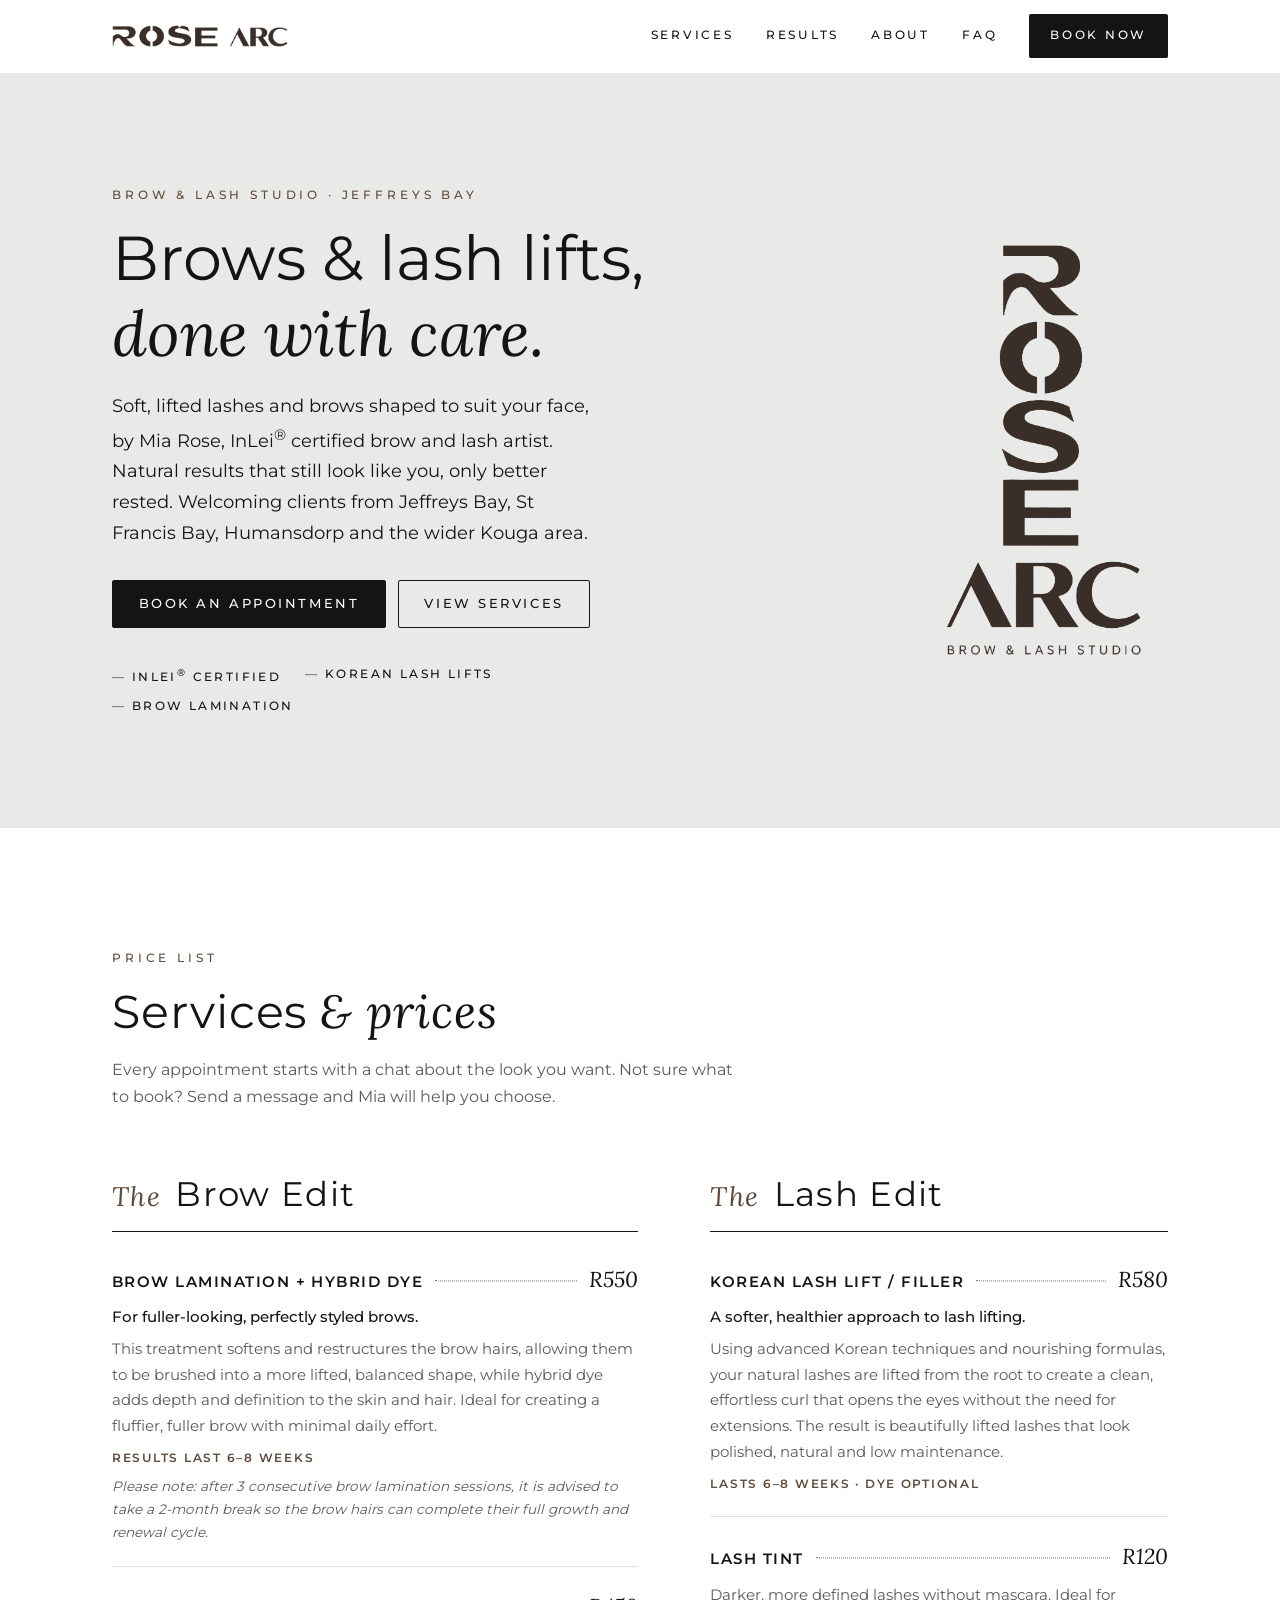
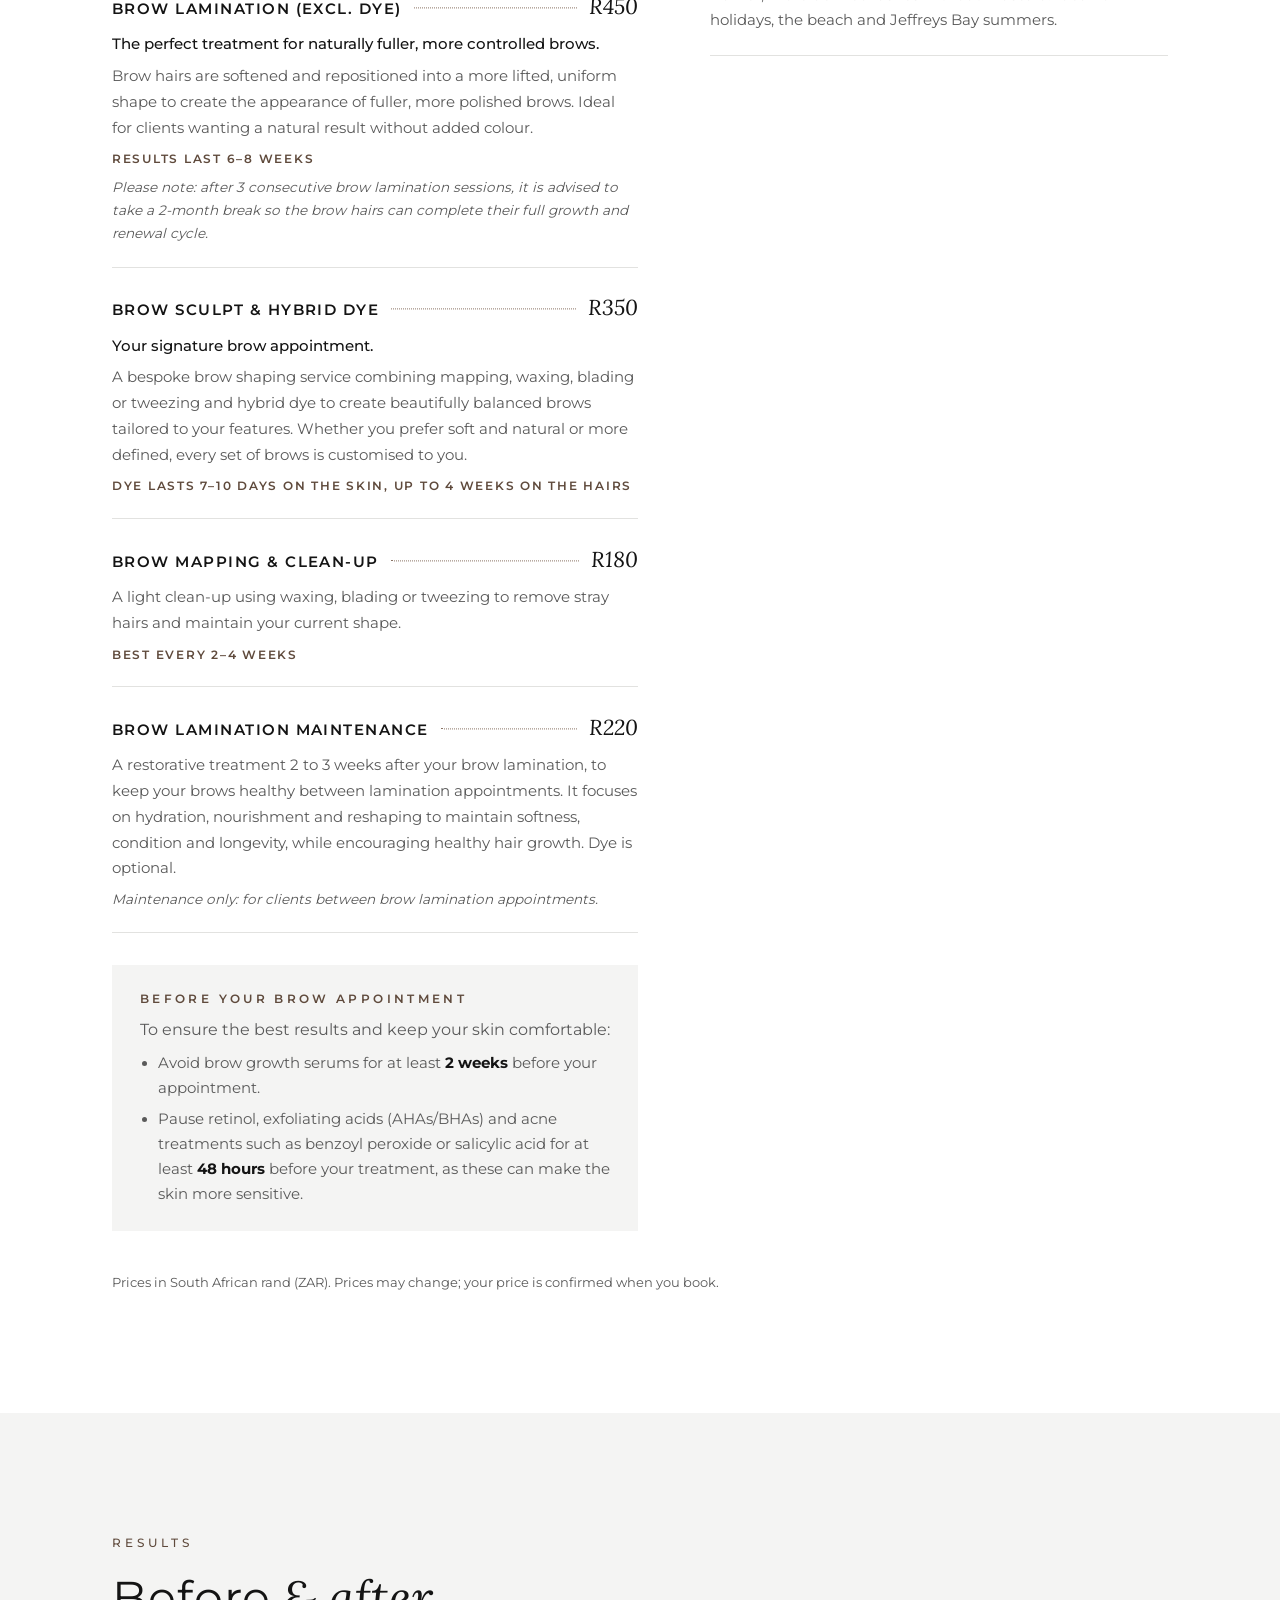
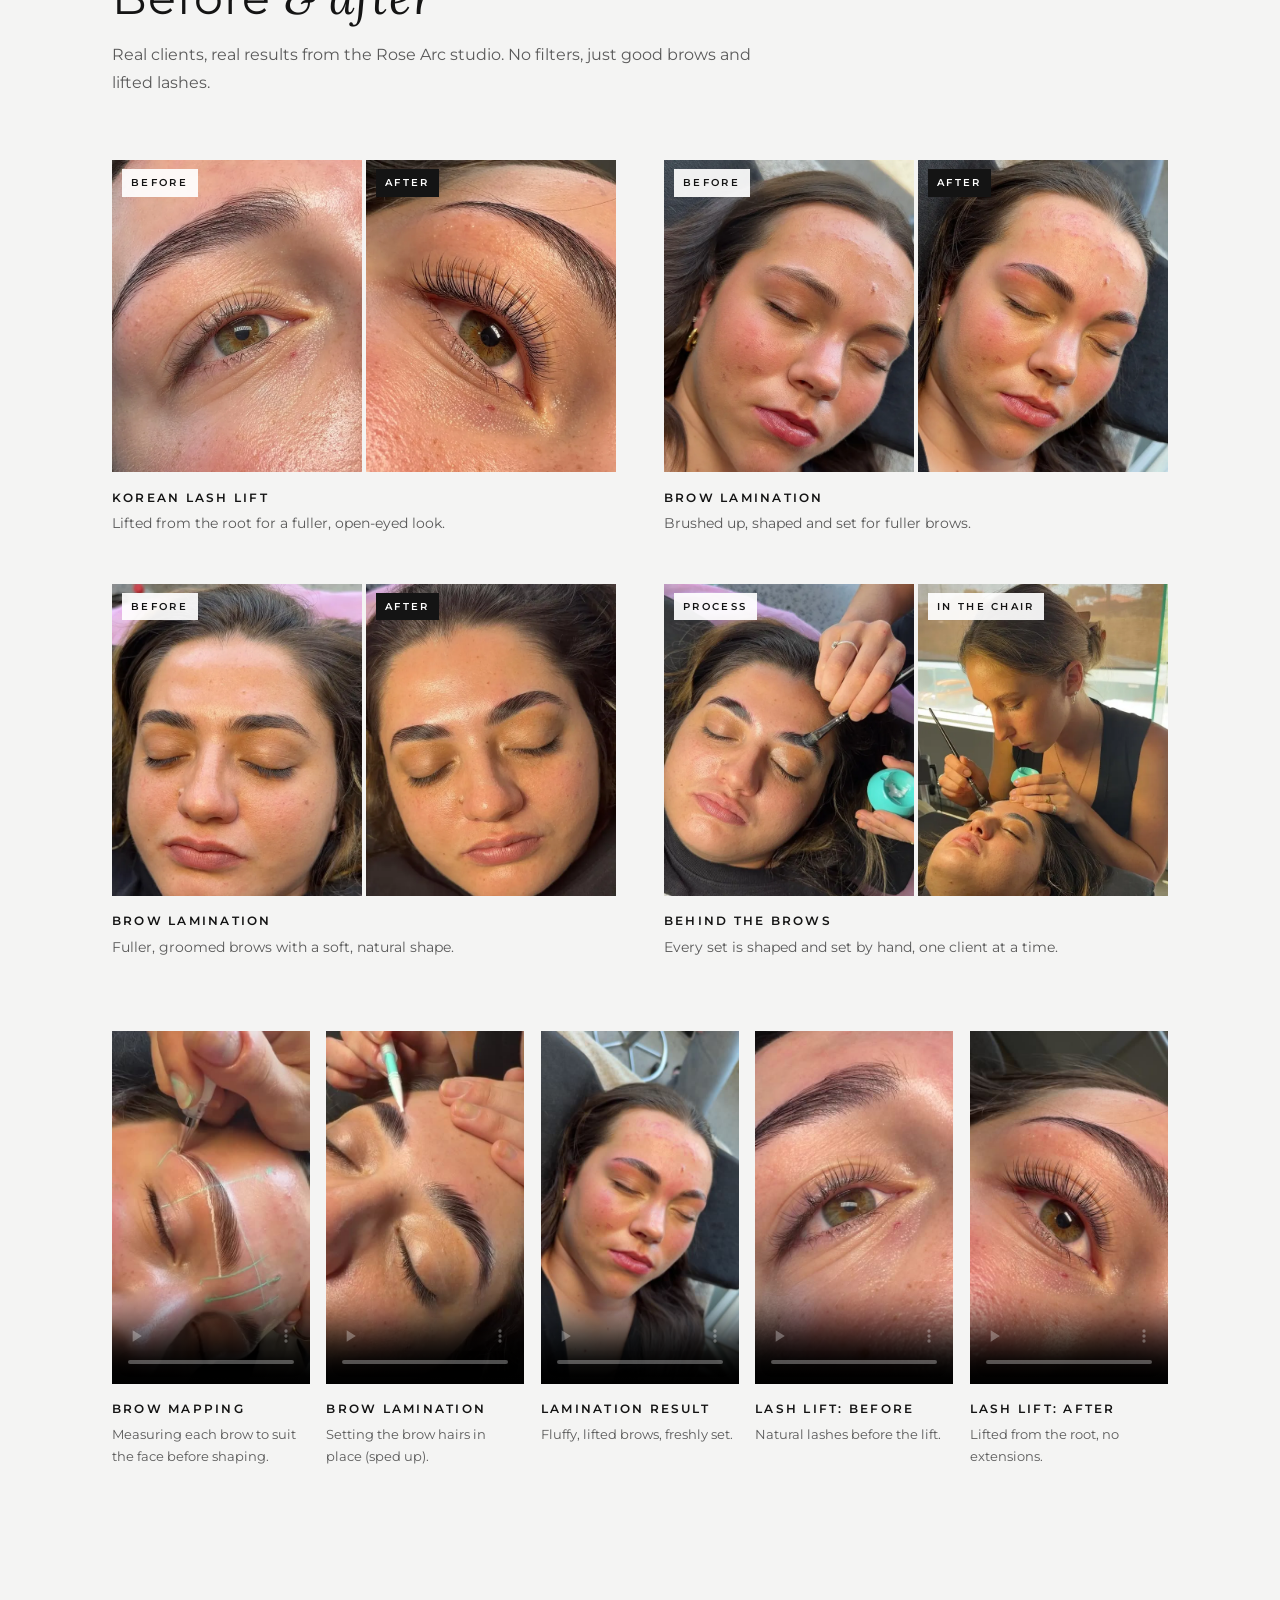
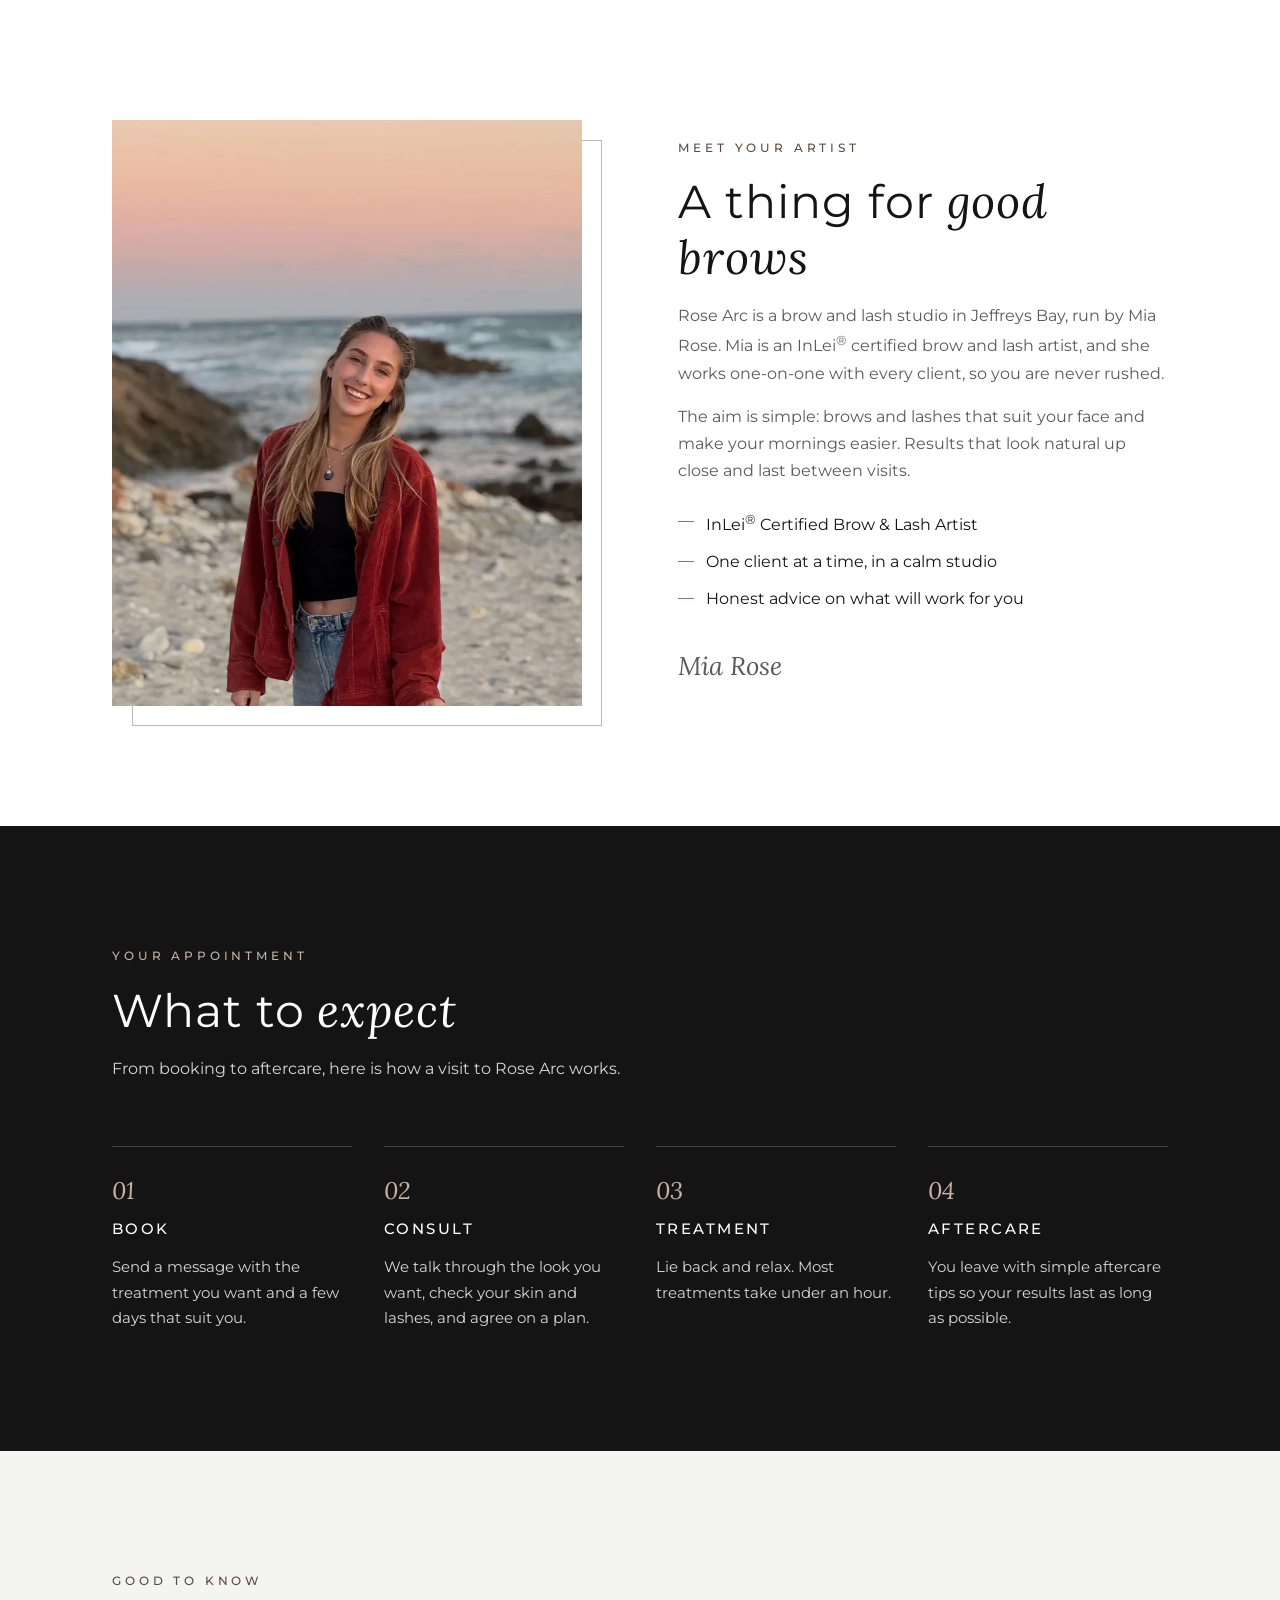
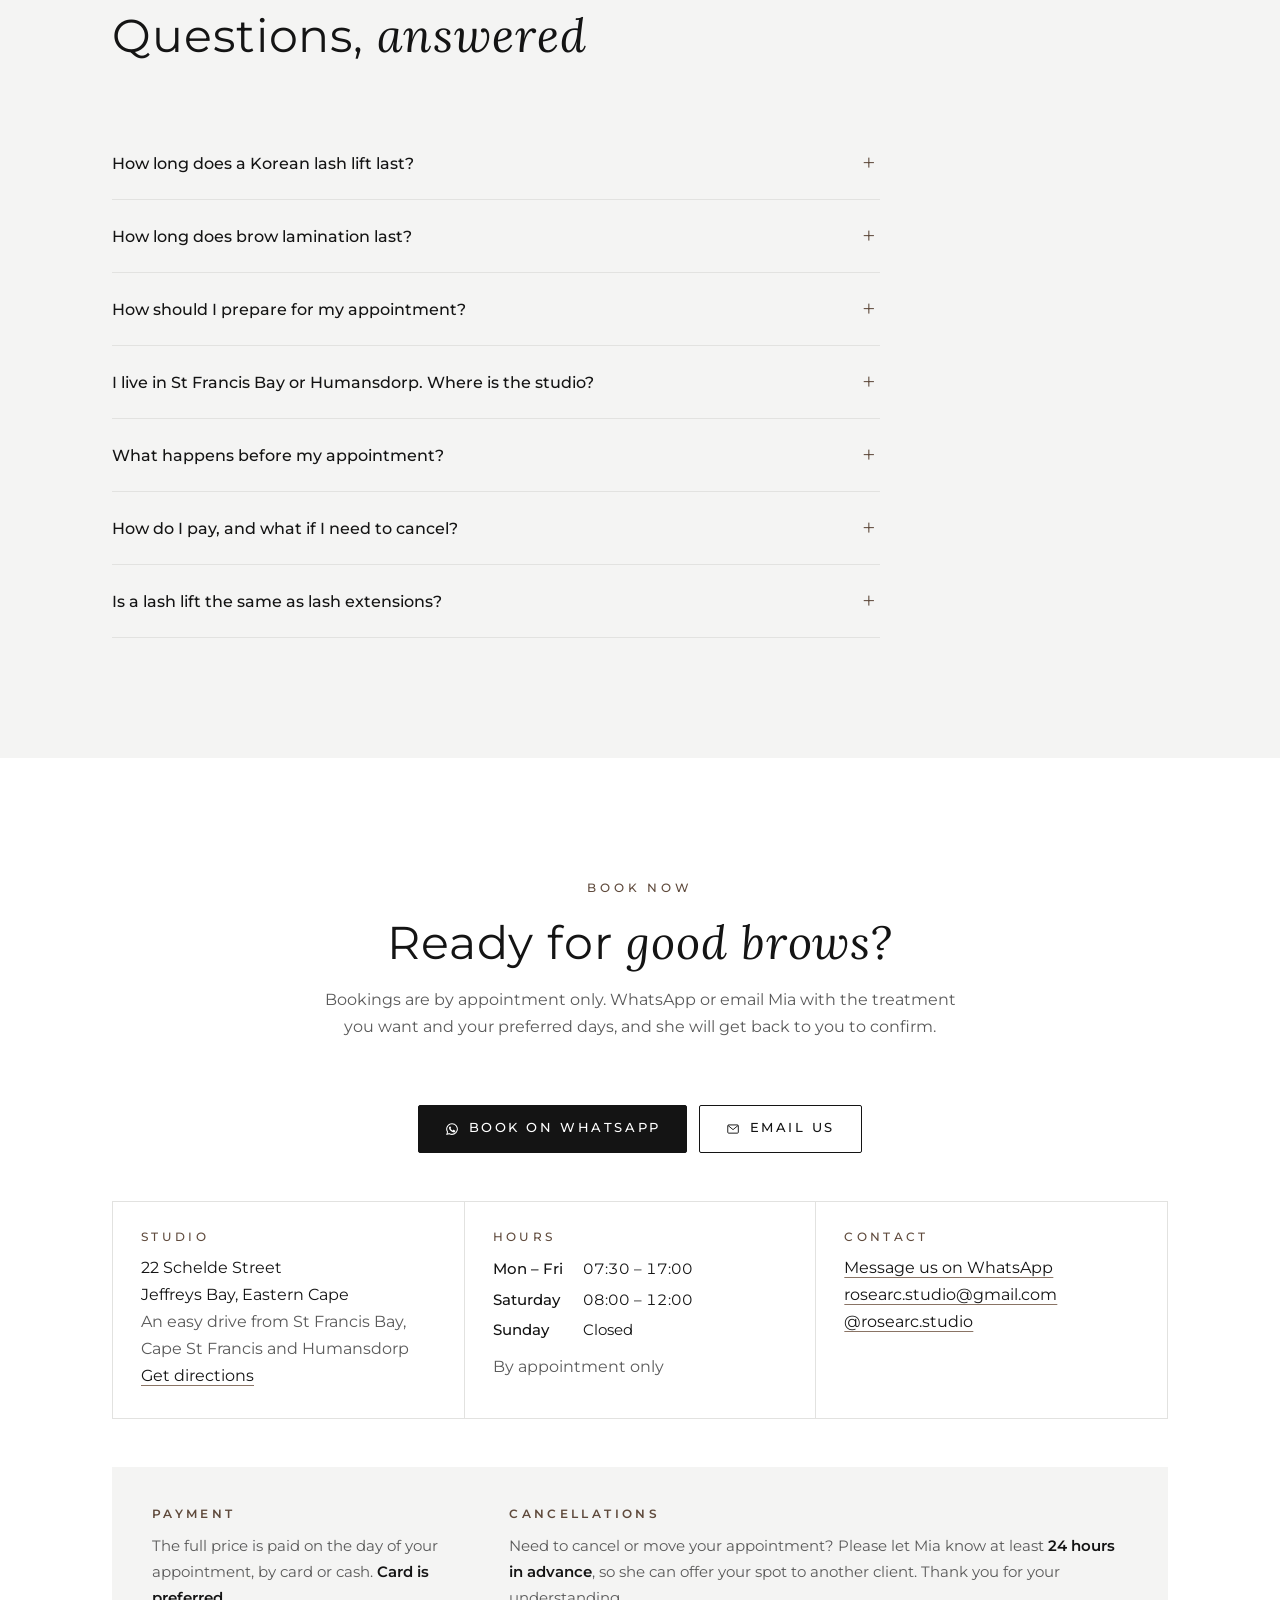
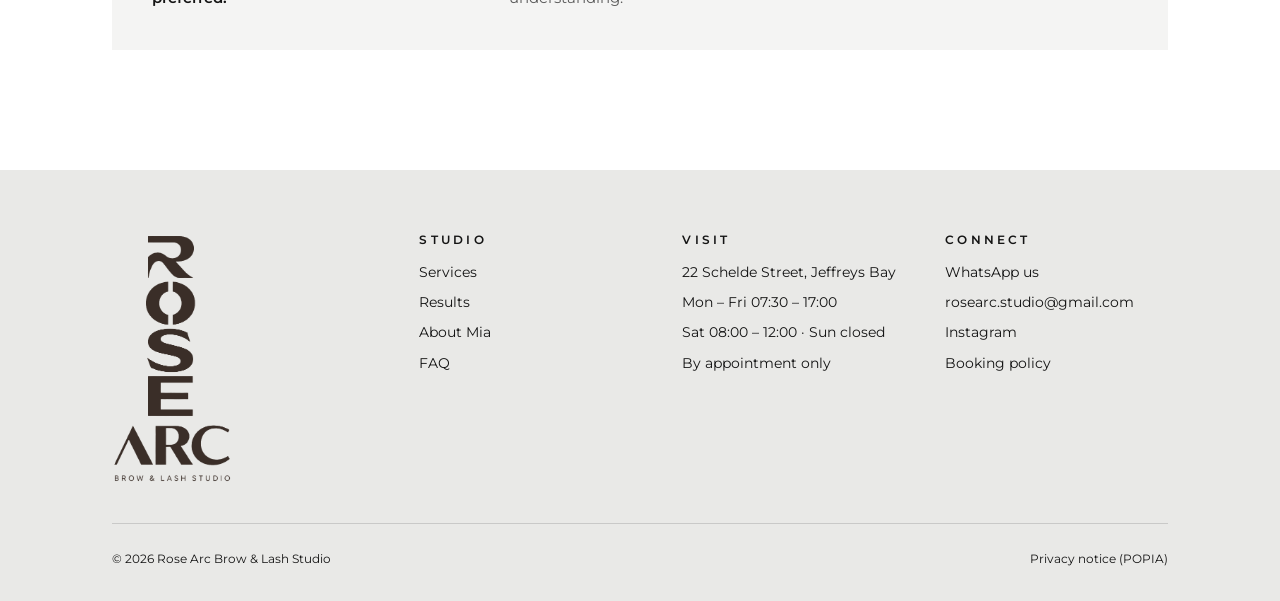
<file: public/index.html>
<!doctype html>
<html lang="en-ZA">
<head>
  <meta charset="utf-8">
  <meta name="viewport" content="width=device-width, initial-scale=1">
  <title>Brow Lamination &amp; Lash Lifts in Jeffreys Bay | Rose Arc</title>
  <meta name="description" content="Brow lamination, brow sculpt and Korean lash lifts by InLei® certified artist Mia Rose. Private Jeffreys Bay studio, an easy drive from St Francis Bay.">
  <link rel="canonical" href="https://rosearc.co.za/">
  <meta name="theme-color" content="#ffffff">

  <meta property="og:type" content="website">
  <meta property="og:locale" content="en_ZA">
  <meta property="og:site_name" content="Rose Arc Brow &amp; Lash Studio">
  <meta property="og:title" content="Rose Arc Brow &amp; Lash Studio | Jeffreys Bay &amp; St Francis Bay">
  <meta property="og:description" content="A thing for good brows. Brow lamination and Korean lash lifts by Mia Rose, Jeffreys Bay. Welcoming clients from St Francis Bay, Humansdorp and the Kouga area.">
  <meta property="og:url" content="https://rosearc.co.za/">
  <meta property="og:image" content="https://rosearc.co.za/assets/img/og-image.jpg">
  <meta name="twitter:card" content="summary_large_image">

  <link rel="icon" type="image/png" href="assets/img/favicon.png">
  <link rel="apple-touch-icon" href="assets/img/apple-touch-icon.png">
  <link rel="preload" href="assets/fonts/montserrat-var.woff" as="font" type="font/woff" crossorigin>
  <link rel="stylesheet" href="css/styles.css?v=20261124b">

  <script type="application/ld+json">
{
  "@context": "https://schema.org",
  "@type": "BeautySalon",
  "name": "Rose Arc Brow & Lash Studio",
  "description": "Private, by-appointment brow and lash studio in Jeffreys Bay offering brow lamination, brow sculpt with hybrid dye, brow mapping and Korean lash lifts by InLei certified artist Mia Rose. Serving Jeffreys Bay, St Francis Bay, Humansdorp and the Kouga area.",
  "priceRange": "R120 - R580",
  "hasOfferCatalog": {
    "@type": "OfferCatalog",
    "name": "Price list",
    "itemListElement": [
      {
        "@type": "Offer",
        "itemOffered": {
          "@type": "Service",
          "name": "Brow lamination + hybrid dye"
        },
        "price": "550",
        "priceCurrency": "ZAR"
      },
      {
        "@type": "Offer",
        "itemOffered": {
          "@type": "Service",
          "name": "Brow lamination excluding dye"
        },
        "price": "450",
        "priceCurrency": "ZAR"
      },
      {
        "@type": "Offer",
        "itemOffered": {
          "@type": "Service",
          "name": "Brow sculpt & hybrid dye"
        },
        "price": "350",
        "priceCurrency": "ZAR"
      },
      {
        "@type": "Offer",
        "itemOffered": {
          "@type": "Service",
          "name": "Brow mapping & clean-up"
        },
        "price": "180",
        "priceCurrency": "ZAR"
      },
      {
        "@type": "Offer",
        "itemOffered": {
          "@type": "Service",
          "name": "Brow lamination maintenance"
        },
        "price": "220",
        "priceCurrency": "ZAR"
      },
      {
        "@type": "Offer",
        "itemOffered": {
          "@type": "Service",
          "name": "Korean lash lift / filler"
        },
        "price": "580",
        "priceCurrency": "ZAR"
      },
      {
        "@type": "Offer",
        "itemOffered": {
          "@type": "Service",
          "name": "Lash tint"
        },
        "price": "120",
        "priceCurrency": "ZAR"
      }
    ]
  },
  "url": "https://rosearc.co.za/",
  "image": "https://rosearc.co.za/assets/img/og-image.jpg",
  "logo": "https://rosearc.co.za/assets/img/logo-rose-arc-stacked-2.png",
  "founder": {
    "@type": "Person",
    "name": "Mia Rose"
  },
  "address": {
    "@type": "PostalAddress",
    "streetAddress": "22 Schelde Street",
    "addressLocality": "Jeffreys Bay",
    "addressRegion": "Eastern Cape",
    "addressCountry": "ZA"
  },
  "areaServed": [
    {
      "@type": "City",
      "name": "Jeffreys Bay"
    },
    {
      "@type": "City",
      "name": "St Francis Bay"
    },
    {
      "@type": "City",
      "name": "Cape St Francis"
    },
    {
      "@type": "City",
      "name": "Humansdorp"
    },
    {
      "@type": "AdministrativeArea",
      "name": "Kouga"
    }
  ],
  "currenciesAccepted": "ZAR",
  "telephone": "+27 76 797 2839",
  "email": "rosearc.studio@gmail.com",
  "paymentAccepted": "Card, Cash",
  "sameAs": [
    "https://www.instagram.com/rosearc.studio/"
  ],
  "openingHoursSpecification": [
    {
      "@type": "OpeningHoursSpecification",
      "dayOfWeek": [
        "Monday",
        "Tuesday",
        "Wednesday",
        "Thursday",
        "Friday"
      ],
      "opens": "07:30",
      "closes": "17:00"
    },
    {
      "@type": "OpeningHoursSpecification",
      "dayOfWeek": "Saturday",
      "opens": "08:00",
      "closes": "12:00"
    }
  ],
  "hasMap": "https://www.google.com/maps/search/?api=1&query=22+Schelde+Street%2C+Jeffreys+Bay",
  "@id": "https://rosearc.co.za/#business"
}
  </script>
</head>
<body>
  <a class="skip-link" href="#main">Skip to content</a>

  <header class="site-header" id="top">
    <div class="wrap">
      <a class="brand brow-mark" data-brow href="./" aria-label="Rose Arc Brow &amp; Lash Studio, home">
        <img src="assets/img/wordmark-dark.png" alt="Rose Arc" width="1013" height="143">
        <svg class="brow" viewBox="0 0 200 40" aria-hidden="true" focusable="false"><path class="brow__fill" d="M6 36C2 32 4 24 14 22C50 16 100 6 134 4C160 3 182 12 197 28C180 19 160 17 138 18C106 19 60 27 24 34.5C15 36.4 9 37.5 6 36Z"/><g class="brow__hairs"><path d="M20 32.1L26 22.6M26 29.8L31 20.8M32 30.5L38 21.0M38 28.2L43 19.1M44 28.9L50 19.3M51 26.2L56 17.1M58 26.5L64 17.0M65 23.8L70 14.8M72 24.1L78 14.6M79 21.3L84 12.4M86 21.5L92 12.3M93 18.9L98 10.2M100 19.3L106 10.2M107 17.1L112 8.2M114 17.8L120 8.3M121 15.8L126 6.5M128 16.7L134 6.8M135 15.0L140 5.4M142 16.3L148 6.0M149 14.6L154 5.5M156 15.9L162 7.0M163 14.9L168 7.5M170 17.0L176 10.0M176 17.0L181 11.5M182 20.0L188 15.0"/></g></svg>
      </a>
      <button class="nav-toggle" type="button" aria-controls="site-nav" aria-expanded="false">
        <span></span><span></span><span></span>
        <span class="visually-hidden">Menu</span>
      </button>
      <nav class="site-nav" id="site-nav" aria-label="Main">
        <ul>
          <li><a href="#services">Services</a></li>
          <li><a href="#results">Results</a></li>
          <li><a href="#about">About</a></li>
          <li><a href="#faq">FAQ</a></li>
        </ul>
        <a class="btn" href="#book">Book now</a>
      </nav>
    </div>
  </header>

  <main id="main">

    <!-- Hero -->
    <section class="hero" aria-labelledby="hero-title">
      <div class="wrap">
        <div class="hero__copy">
          <span class="eyebrow">Brow &amp; Lash Studio · Jeffreys Bay</span>
          <h1 id="hero-title">Brows &amp; lash lifts, <span class="accent">done with care.</span></h1>
          <p class="hero__lead">Soft, lifted lashes and brows shaped to suit your face, by Mia Rose, InLei<sup>®</sup> certified brow and lash artist. Natural results that still look like you, only better rested. Welcoming clients from Jeffreys Bay, St Francis Bay, Humansdorp and the wider Kouga area.</p>
          <div class="hero__actions">
            <a class="btn" href="#book">Book an appointment</a>
            <a class="btn btn--ghost" href="#services">View services</a>
          </div>
          <div class="hero__meta" aria-label="Highlights">
            <span>InLei<sup>®</sup> certified</span>
            <span>Korean lash lifts</span>
            <span>Brow lamination</span>
          </div>
        </div>
        <img class="hero__logo" src="assets/img/logo-rose-arc-stacked-2.png" alt="" width="1360" height="2812" fetchpriority="high">
      </div>
    </section>

    <!-- Services -->
    <section class="section" id="services" aria-labelledby="services-title">
      <div class="wrap">
        <div class="section__head">
          <span class="eyebrow">Price list</span>
          <h2 id="services-title">Services <span class="accent">&amp; prices</span></h2>
          <p>Every appointment starts with a chat about the look you want. Not sure what to book? Send a message and Mia will help you choose.</p>
        </div>

        <div class="menus">
          <section class="menu" aria-labelledby="brow-edit">
            <h3 id="brow-edit" class="menu__title"><span class="accent">The</span> Brow Edit</h3>
            <ul class="menu__list">
              <li class="menu__item">
                <div class="menu__row"><h4>Brow lamination + hybrid dye</h4><span class="menu__price">R550</span></div>
                <p class="menu__lead">For fuller-looking, perfectly styled brows.</p>
                <p>This treatment softens and restructures the brow hairs, allowing them to be brushed into a more lifted, balanced shape, while hybrid dye adds depth and definition to the skin and hair. Ideal for creating a fluffier, fuller brow with minimal daily effort.</p>
                <p class="menu__meta">Results last 6–8 weeks</p>
                <p class="menu__fine">Please note: after 3 consecutive brow lamination sessions, it is advised to take a 2-month break so the brow hairs can complete their full growth and renewal cycle.</p>
              </li>
              <li class="menu__item">
                <div class="menu__row"><h4>Brow lamination (excl. dye)</h4><span class="menu__price">R450</span></div>
                <p class="menu__lead">The perfect treatment for naturally fuller, more controlled brows.</p>
                <p>Brow hairs are softened and repositioned into a more lifted, uniform shape to create the appearance of fuller, more polished brows. Ideal for clients wanting a natural result without added colour.</p>
                <p class="menu__meta">Results last 6–8 weeks</p>
                <p class="menu__fine">Please note: after 3 consecutive brow lamination sessions, it is advised to take a 2-month break so the brow hairs can complete their full growth and renewal cycle.</p>
              </li>
              <li class="menu__item">
                <div class="menu__row"><h4>Brow sculpt &amp; hybrid dye</h4><span class="menu__price">R350</span></div>
                <p class="menu__lead">Your signature brow appointment.</p>
                <p>A bespoke brow shaping service combining mapping, waxing, blading or tweezing and hybrid dye to create beautifully balanced brows tailored to your features. Whether you prefer soft and natural or more defined, every set of brows is customised to you.</p>
                <p class="menu__meta">Dye lasts 7–10 days on the skin, up to 4 weeks on the hairs</p>
              </li>
              <li class="menu__item">
                <div class="menu__row"><h4>Brow mapping &amp; clean-up</h4><span class="menu__price">R180</span></div>
                <p>A light clean-up using waxing, blading or tweezing to remove stray hairs and maintain your current shape.</p>
                <p class="menu__meta">Best every 2–4 weeks</p>
              </li>
              <li class="menu__item">
                <div class="menu__row"><h4>Brow lamination maintenance</h4><span class="menu__price">R220</span></div>
                <p>A restorative treatment 2 to 3 weeks after your brow lamination, to keep your brows healthy between lamination appointments. It focuses on hydration, nourishment and reshaping to maintain softness, condition and longevity, while encouraging healthy hair growth. Dye is optional.</p>
                <p class="menu__fine">Maintenance only: for clients between brow lamination appointments.</p>
              </li>
            </ul>
            <div class="menu__note" id="pre-treatment">
              <h4>Before your brow appointment</h4>
              <p>To ensure the best results and keep your skin comfortable:</p>
              <ul>
                <li>Avoid brow growth serums for at least <strong>2 weeks</strong> before your appointment.</li>
                <li>Pause retinol, exfoliating acids (AHAs/BHAs) and acne treatments such as benzoyl peroxide or salicylic acid for at least <strong>48 hours</strong> before your treatment, as these can make the skin more sensitive.</li>
              </ul>
            </div>
          </section>

          <section class="menu" aria-labelledby="lash-edit">
            <h3 id="lash-edit" class="menu__title"><span class="accent">The</span> Lash Edit</h3>
            <ul class="menu__list">
              <li class="menu__item">
                <div class="menu__row"><h4>Korean lash lift / filler</h4><span class="menu__price">R580</span></div>
                <p class="menu__lead">A softer, healthier approach to lash lifting.</p>
                <p>Using advanced Korean techniques and nourishing formulas, your natural lashes are lifted from the root to create a clean, effortless curl that opens the eyes without the need for extensions. The result is beautifully lifted lashes that look polished, natural and low maintenance.</p>
                <p class="menu__meta">Lasts 6–8 weeks · Dye optional</p>
              </li>
              <li class="menu__item">
                <div class="menu__row"><h4>Lash tint</h4><span class="menu__price">R120</span></div>
                <p>Darker, more defined lashes without mascara. Ideal for holidays, the beach and Jeffreys Bay summers.</p>
              </li>
            </ul>
          </section>
        </div>
        <p class="menu__small">Prices in South African rand (ZAR). Prices may change; your price is confirmed when you book.</p>
      </div>
    </section>

    <!-- Results -->
    <section class="section section--stone" id="results" aria-labelledby="results-title">
      <div class="wrap">
        <div class="section__head">
          <span class="eyebrow">Results</span>
          <h2 id="results-title">Before <span class="accent">&amp; after</span></h2>
          <p>Real clients, real results from the Rose Arc studio. No filters, just good brows and lifted lashes.</p>
        </div>
        <div class="results">
          <figure class="result">
            <div class="result__pair">
              <div class="result__shot">
                <picture><source srcset="assets/img/results/lash-lift-before.webp" type="image/webp"><img src="assets/img/results/lash-lift-before.jpg" alt="Korean lash lift before, Rose Arc Jeffreys Bay" width="640" height="800" loading="lazy" decoding="async"></picture>
                <span class="result__tag">Before</span>
              </div>
              <div class="result__shot">
                <picture><source srcset="assets/img/results/lash-lift-after.webp" type="image/webp"><img src="assets/img/results/lash-lift-after.jpg" alt="Korean lash lift after, Rose Arc Jeffreys Bay" width="640" height="800" loading="lazy" decoding="async"></picture>
                <span class="result__tag result__tag--after">After</span>
              </div>
            </div>
            <figcaption><strong>Korean lash lift</strong> Lifted from the root for a fuller, open-eyed look.</figcaption>
          </figure>
          <figure class="result">
            <div class="result__pair">
              <div class="result__shot">
                <picture><source srcset="assets/img/results/brows-1-before.webp" type="image/webp"><img src="assets/img/results/brows-1-before.jpg" alt="Brow lamination before, Rose Arc Jeffreys Bay" width="640" height="800" loading="lazy" decoding="async"></picture>
                <span class="result__tag">Before</span>
              </div>
              <div class="result__shot">
                <picture><source srcset="assets/img/results/brows-1-after.webp" type="image/webp"><img src="assets/img/results/brows-1-after.jpg" alt="Brow lamination after, Rose Arc Jeffreys Bay" width="640" height="800" loading="lazy" decoding="async"></picture>
                <span class="result__tag result__tag--after">After</span>
              </div>
            </div>
            <figcaption><strong>Brow lamination</strong> Brushed up, shaped and set for fuller brows.</figcaption>
          </figure>
          <figure class="result">
            <div class="result__pair">
              <div class="result__shot">
                <picture><source srcset="assets/img/results/brows-3-before.webp" type="image/webp"><img src="assets/img/results/brows-3-before.jpg" alt="Brow lamination before, Rose Arc Jeffreys Bay" width="640" height="800" loading="lazy" decoding="async"></picture>
                <span class="result__tag">Before</span>
              </div>
              <div class="result__shot">
                <picture><source srcset="assets/img/results/brows-3-after.webp" type="image/webp"><img src="assets/img/results/brows-3-after.jpg" alt="Brow lamination after, Rose Arc Jeffreys Bay" width="640" height="800" loading="lazy" decoding="async"></picture>
                <span class="result__tag result__tag--after">After</span>
              </div>
            </div>
            <figcaption><strong>Brow lamination</strong> Fuller, groomed brows with a soft, natural shape.</figcaption>
          </figure>
          <figure class="result">
            <div class="result__pair">
              <div class="result__shot">
                <picture><source srcset="assets/img/process-brow-lamination.webp" type="image/webp"><img src="assets/img/process-brow-lamination.jpg" alt="Brow lamination solution being brushed through a client's brows" width="640" height="800" loading="lazy" decoding="async"></picture>
                <span class="result__tag">Process</span>
              </div>
              <div class="result__shot">
                <picture><source srcset="assets/img/mia-rose-at-work-2.webp" type="image/webp"><img src="assets/img/mia-rose-at-work-2.jpg" alt="Mia Rose working on a client's brows in the studio" width="640" height="800" loading="lazy" decoding="async"></picture>
                <span class="result__tag">In the chair</span>
              </div>
            </div>
            <figcaption><strong>Behind the brows</strong> Every set is shaped and set by hand, one client at a time.</figcaption>
          </figure>
        </div>

        <div class="reels">
          <figure class="reel">
            <video muted loop playsinline preload="none" poster="assets/video/brow-mapping-poster.jpg" width="432" height="776" aria-label="Video: Mia mapping a client's brows">
              <source src="assets/video/brow-mapping.mp4" type="video/mp4">
            </video>
            <figcaption><strong>Brow mapping</strong> Measuring each brow to suit the face before shaping.</figcaption>
          </figure>
          <figure class="reel">
            <video muted loop playsinline preload="none" poster="assets/video/brow-lamination-poster.jpg" width="432" height="776" aria-label="Video: brow lamination in progress">
              <source src="assets/video/brow-lamination.mp4" type="video/mp4">
            </video>
            <figcaption><strong>Brow lamination</strong> Setting the brow hairs in place (sped up).</figcaption>
          </figure>
          <figure class="reel">
            <video muted loop playsinline preload="none" poster="assets/video/brow-lamination-result-poster.jpg" width="432" height="768" aria-label="Video: brow lamination result">
              <source src="assets/video/brow-lamination-result.mp4" type="video/mp4">
            </video>
            <figcaption><strong>Lamination result</strong> Fluffy, lifted brows, freshly set.</figcaption>
          </figure>
          <figure class="reel">
            <video muted loop playsinline preload="none" poster="assets/video/lash-lift-before-poster.jpg" width="432" height="768" aria-label="Video: natural lashes before a Korean lash lift">
              <source src="assets/video/lash-lift-before.mp4" type="video/mp4">
            </video>
            <figcaption><strong>Lash lift: before</strong> Natural lashes before the lift.</figcaption>
          </figure>
          <figure class="reel">
            <video muted loop playsinline preload="none" poster="assets/video/lash-lift-result-poster.jpg" width="432" height="768" aria-label="Video: Korean lash lift result close-up">
              <source src="assets/video/lash-lift-result.mp4" type="video/mp4">
            </video>
            <figcaption><strong>Lash lift: after</strong> Lifted from the root, no extensions.</figcaption>
          </figure>
        </div>
      </div>
    </section>

    <!-- About -->
    <section class="section" id="about" aria-labelledby="about-title">
      <div class="wrap split">
        <div class="split__media">
          <picture>
            <source srcset="assets/img/mia-rose-portrait.webp" type="image/webp">
            <img src="assets/img/mia-rose-portrait.jpg" alt="Mia Rose, brow and lash artist at Rose Arc, smiling on the beach at sunset" width="800" height="1000" loading="lazy" decoding="async">
          </picture>
        </div>
        <div>
          <span class="eyebrow">Meet your artist</span>
          <h2 id="about-title">A thing for <span class="accent">good brows</span></h2>
          <p>Rose Arc is a brow and lash studio in Jeffreys Bay, run by Mia Rose. Mia is an InLei<sup>®</sup> certified brow and lash artist, and she works one-on-one with every client, so you are never rushed.</p>
          <p>The aim is simple: brows and lashes that suit your face and make your mornings easier. Results that look natural up close and last between visits.</p>
          <ul class="ticks">
            <li>InLei<sup>®</sup> Certified Brow &amp; Lash Artist</li>
            <li>One client at a time, in a calm studio</li>
            <li>Honest advice on what will work for you</li>
          </ul>
          <p class="signature">Mia Rose</p>
        </div>
      </div>
    </section>

    <!-- What to expect -->
    <section class="section section--dark" aria-labelledby="expect-title">
      <div class="wrap">
        <div class="section__head">
          <span class="eyebrow">Your appointment</span>
          <h2 id="expect-title">What to <span class="accent">expect</span></h2>
          <p>From booking to aftercare, here is how a visit to Rose Arc works.</p>
        </div>
        <ol class="steps">
          <li><h3>Book</h3><p>Send a message with the treatment you want and a few days that suit you.</p></li>
          <li><h3>Consult</h3><p>We talk through the look you want, check your skin and lashes, and agree on a plan.</p></li>
          <li><h3>Treatment</h3><p>Lie back and relax. Most treatments take under an hour.</p></li>
          <li><h3>Aftercare</h3><p>You leave with simple aftercare tips so your results last as long as possible.</p></li>
        </ol>
      </div>
    </section>

    <!-- FAQ -->
    <section class="section section--stone" id="faq" aria-labelledby="faq-title">
      <div class="wrap">
        <div class="section__head">
          <span class="eyebrow">Good to know</span>
          <h2 id="faq-title">Questions, <span class="accent">answered</span></h2>
        </div>
        <div class="faq">
          <details>
            <summary>How long does a Korean lash lift last?</summary>
            <p>Usually around 6 to 8 weeks, depending on your natural lash growth cycle and how you care for them afterwards.</p>
          </details>
          <details>
            <summary>How long does brow lamination last?</summary>
            <p>Results last 6 to 8 weeks. After 3 consecutive lamination sessions, it is advised to take a 2-month break so your brow hairs can complete their full growth and renewal cycle. Between laminations, a brow lamination maintenance appointment keeps them healthy and in shape.</p>
          </details>
          <details>
            <summary>How should I prepare for my appointment?</summary>
            <p>Come with clean skin and no eye or brow makeup if you can. For brow treatments, avoid brow growth serums for at least 2 weeks before, and pause retinol, exfoliating acids (AHAs/BHAs) and acne treatments such as benzoyl peroxide or salicylic acid for at least 48 hours before, as these can make the skin more sensitive. If you wear contact lenses, bring your case so you can take them out for lash treatments.</p>
          </details>
          <details>
            <summary>I live in St Francis Bay or Humansdorp. Where is the studio?</summary>
            <p>The studio is at 22 Schelde Street, Jeffreys Bay, an easy drive from St Francis Bay, Cape St Francis, Humansdorp and the rest of the Kouga area. Appointments run Monday to Friday 07:30 to 17:00 and Saturday mornings 08:00 to 12:00, so it is easy to fit a visit around work or a weekend in town. <a href="https://www.google.com/maps/search/?api=1&amp;query=22+Schelde+Street%2C+Jeffreys+Bay" target="_blank" rel="noopener">Get directions</a>.</p>
          </details>
          <details>
            <summary>What happens before my appointment?</summary>
            <p>Before your appointment, Mia will send you a short consultation message to ask about allergies, skin sensitivities and anything else she should know. If anything needs a closer look, she will let you know before your treatment. Please mention any allergies when you book.</p>
          </details>
          <details>
            <summary>How do I pay, and what if I need to cancel?</summary>
            <p>The full price is paid on the day of your appointment, by card or cash (card preferred). If you need to cancel or reschedule, please let Mia know at least 24 hours in advance so she can offer the spot to another client. <a href="#policy">Booking info</a>.</p>
          </details>
          <details>
            <summary>Is a lash lift the same as lash extensions?</summary>
            <p>No. A lash lift curls and lifts your own lashes. Nothing is glued on, so there are no infills and your lashes stay light and natural.</p>
          </details>
        </div>
      </div>
    </section>

    <!-- Book -->
    <section class="section book" id="book" aria-labelledby="book-title">
      <div class="wrap">
        <div class="section__head">
          <span class="eyebrow">Book now</span>
          <h2 id="book-title">Ready for <span class="accent">good brows?</span></h2>
          <p>Bookings are by appointment only. WhatsApp or email Mia with the treatment you want and your preferred days, and she will get back to you to confirm.</p>
        </div>
        <div class="book__actions">
          <a class="btn" href="https://wa.me/27767972839?text=Hi%20Mia%2C%20I%27d%20like%20to%20book%20an%20appointment." target="_blank" rel="noopener">
            <svg viewBox="0 0 24 24" aria-hidden="true" fill="currentColor"><path d="M12 2a10 10 0 0 0-8.6 15.1L2 22l5-1.3A10 10 0 1 0 12 2Zm0 18.2a8.2 8.2 0 0 1-4.2-1.2l-.3-.2-3 .8.8-2.9-.2-.3A8.2 8.2 0 1 1 12 20.2Zm4.5-6.1c-.2-.1-1.5-.7-1.7-.8-.2-.1-.4-.1-.6.1l-.8 1c-.1.2-.3.2-.5.1a6.7 6.7 0 0 1-3.3-2.9c-.3-.4.2-.4.7-1.3.1-.2 0-.3 0-.4l-.8-1.8c-.2-.5-.4-.4-.6-.4h-.5a1 1 0 0 0-.7.3 3 3 0 0 0-.9 2.2 5.2 5.2 0 0 0 1.1 2.8 11.9 11.9 0 0 0 4.6 4c1.7.7 2.4.8 3.2.7a2.8 2.8 0 0 0 1.8-1.3 2.3 2.3 0 0 0 .2-1.3c-.1-.1-.3-.2-.5-.3Z"/></svg>
            Book on WhatsApp
          </a>
          <a class="btn btn--ghost" href="mailto:rosearc.studio@gmail.com?subject=Booking%20enquiry">
            <svg viewBox="0 0 24 24" aria-hidden="true" fill="none" stroke="currentColor" stroke-width="1.6"><rect x="3" y="5" width="18" height="14" rx="1.5"/><path d="m3.5 6 8.5 7 8.5-7"/></svg>
            Email us
          </a>
        </div>
        <div class="book__grid">
          <div class="book__item">
            <h3>Studio</h3>
            <p>22 Schelde Street<br>Jeffreys Bay, Eastern Cape</p>
            <p class="hours__note">An easy drive from St Francis Bay, Cape St Francis and Humansdorp</p>
            <p><a href="https://www.google.com/maps/search/?api=1&amp;query=22+Schelde+Street%2C+Jeffreys+Bay" target="_blank" rel="noopener">Get directions</a></p>
          </div>
          <div class="book__item">
            <h3>Hours</h3>
            <table class="hours">
              <tr><th scope="row">Mon – Fri</th><td>07:30 – 17:00</td></tr>
              <tr><th scope="row">Saturday</th><td>08:00 – 12:00</td></tr>
              <tr><th scope="row">Sunday</th><td>Closed</td></tr>
            </table>
            <p class="hours__note">By appointment only</p>
          </div>
          <div class="book__item">
            <h3>Contact</h3>
            <p><a href="https://wa.me/27767972839" target="_blank" rel="noopener">Message us on WhatsApp</a></p>
            <p><a href="mailto:rosearc.studio@gmail.com">rosearc.studio@gmail.com</a></p>
            <p><a href="https://www.instagram.com/rosearc.studio/" target="_blank" rel="noopener">@rosearc.studio</a></p>
          </div>
        </div>
        <div class="policy" id="policy">
          <div class="policy__col">
            <h3>Payment</h3>
            <p>The full price is paid on the day of your appointment, by card or cash. <strong>Card is preferred.</strong></p>
          </div>
          <div class="policy__col">
            <h3>Cancellations</h3>
            <p>Need to cancel or move your appointment? Please let Mia know at least <strong>24 hours in advance</strong>, so she can offer your spot to another client. Thank you for your understanding.</p>
          </div>
        </div>
      </div>
    </section>
  </main>

  <footer class="site-footer">
    <div class="wrap">
      <div>
        <img class="site-footer__logo" src="assets/img/logo-rose-arc-stacked-2.png" alt="Rose Arc Brow &amp; Lash Studio" width="1360" height="2812" loading="lazy">
      </div>
      <div>
        <h2>Studio</h2>
        <ul>
          <li><a href="#services">Services</a></li>
          <li><a href="#results">Results</a></li>
          <li><a href="#about">About Mia</a></li>
          <li><a href="#faq">FAQ</a></li>
        </ul>
      </div>
      <div>
        <h2>Visit</h2>
        <ul>
          <li>22 Schelde Street, Jeffreys Bay</li>
          <li>Mon – Fri 07:30 – 17:00</li>
          <li>Sat 08:00 – 12:00 · Sun closed</li>
          <li>By appointment only</li>
        </ul>
      </div>
      <div>
        <h2>Connect</h2>
        <ul>
          <li><a href="https://wa.me/27767972839" target="_blank" rel="noopener">WhatsApp us</a></li>
          <li><a href="mailto:rosearc.studio@gmail.com">rosearc.studio@gmail.com</a></li>
          <li><a href="https://www.instagram.com/rosearc.studio/" target="_blank" rel="noopener">Instagram</a></li>
          <li><a href="#policy">Booking policy</a></li>
        </ul>
      </div>
      <div class="site-footer__legal">
        <span>© <span data-year>2026</span> Rose Arc Brow &amp; Lash Studio</span>
        <a href="privacy.html">Privacy notice (POPIA)</a>
      </div>
    </div>
  </footer>

  <a class="float-book" href="https://wa.me/27767972839?text=Hi%20Mia%2C%20I%27d%20like%20to%20book%20an%20appointment." target="_blank" rel="noopener" aria-label="Book on WhatsApp">
    <svg viewBox="0 0 24 24" aria-hidden="true" fill="currentColor"><path d="M12 2a10 10 0 0 0-8.6 15.1L2 22l5-1.3A10 10 0 1 0 12 2Zm0 18.2a8.2 8.2 0 0 1-4.2-1.2l-.3-.2-3 .8.8-2.9-.2-.3A8.2 8.2 0 1 1 12 20.2Zm4.5-6.1c-.2-.1-1.5-.7-1.7-.8-.2-.1-.4-.1-.6.1l-.8 1c-.1.2-.3.2-.5.1a6.7 6.7 0 0 1-3.3-2.9c-.3-.4.2-.4.7-1.3.1-.2 0-.3 0-.4l-.8-1.8c-.2-.5-.4-.4-.6-.4h-.5a1 1 0 0 0-.7.3 3 3 0 0 0-.9 2.2 5.2 5.2 0 0 0 1.1 2.8 11.9 11.9 0 0 0 4.6 4c1.7.7 2.4.8 3.2.7a2.8 2.8 0 0 0 1.8-1.3 2.3 2.3 0 0 0 .2-1.3c-.1-.1-.3-.2-.5-.3Z"/></svg>
  </a>

  <script src="js/main.js?v=20261124" defer></script>
</body>
</html>
</file>
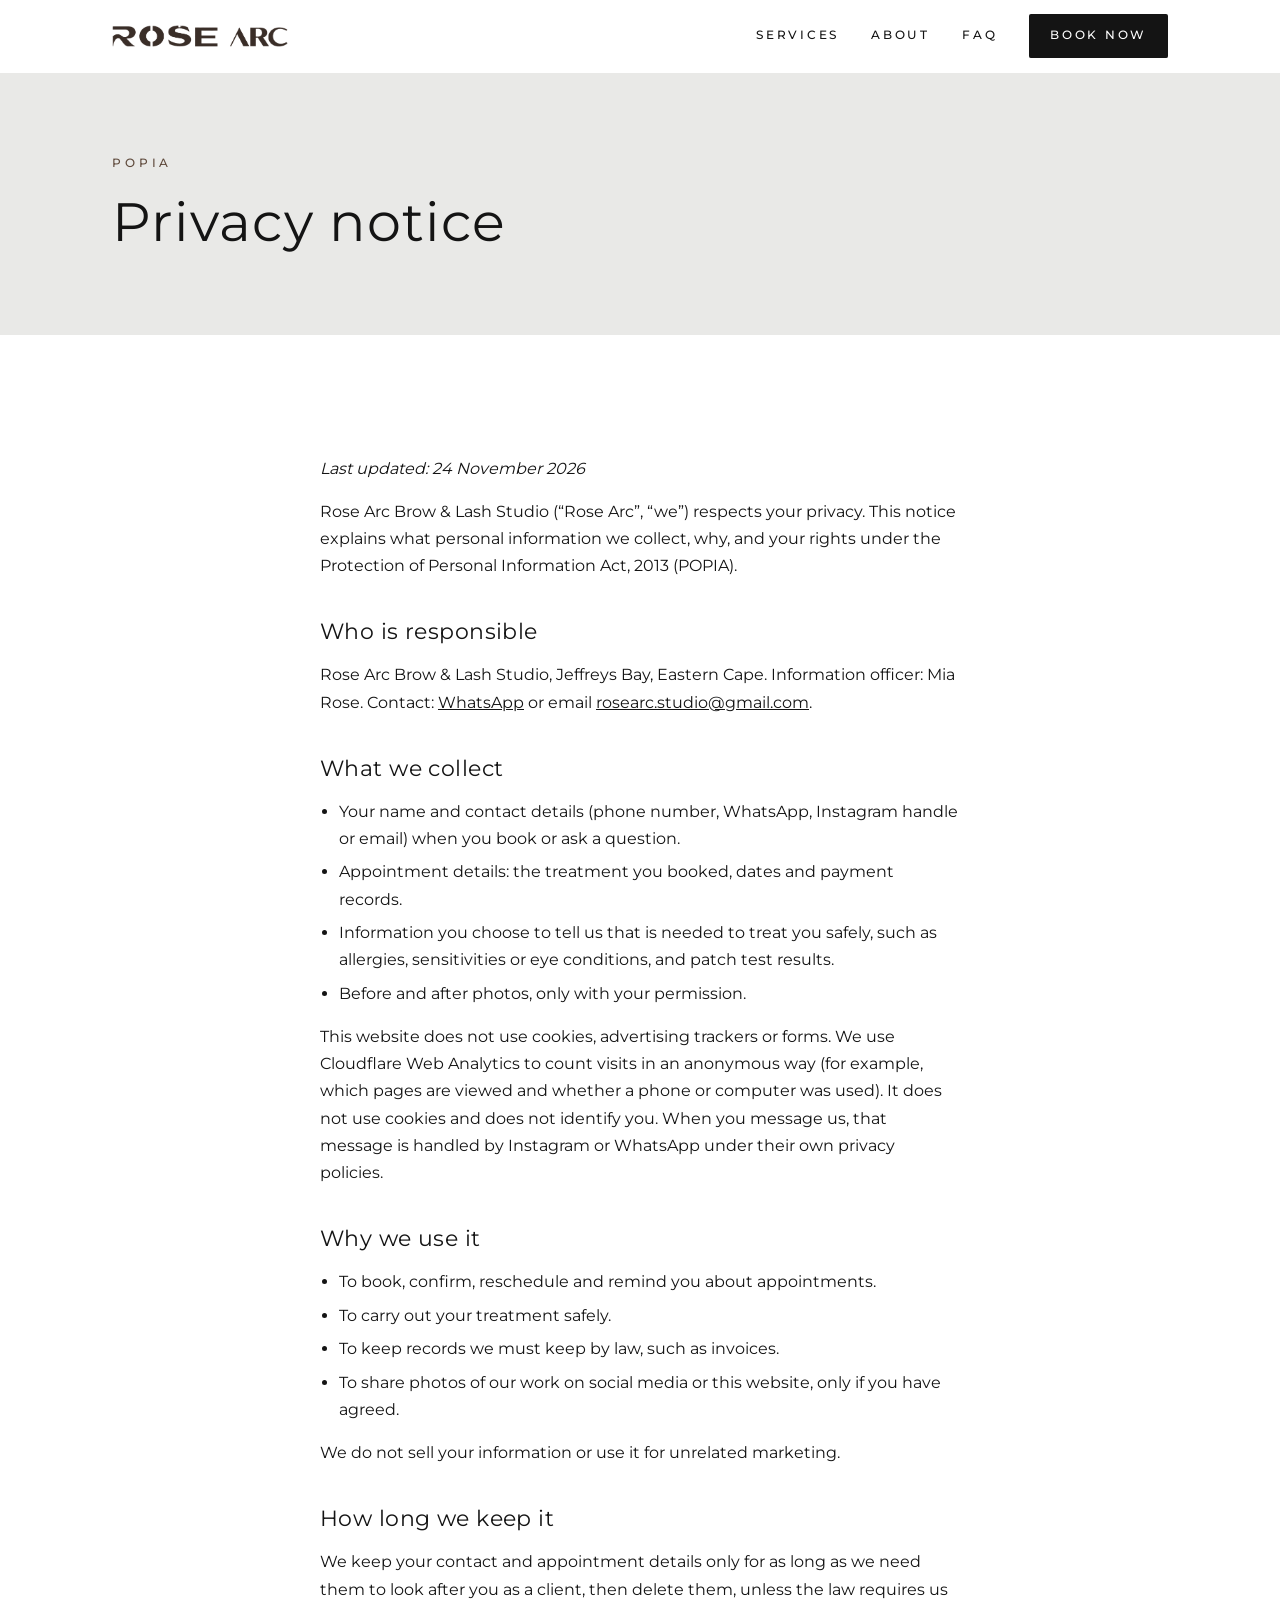
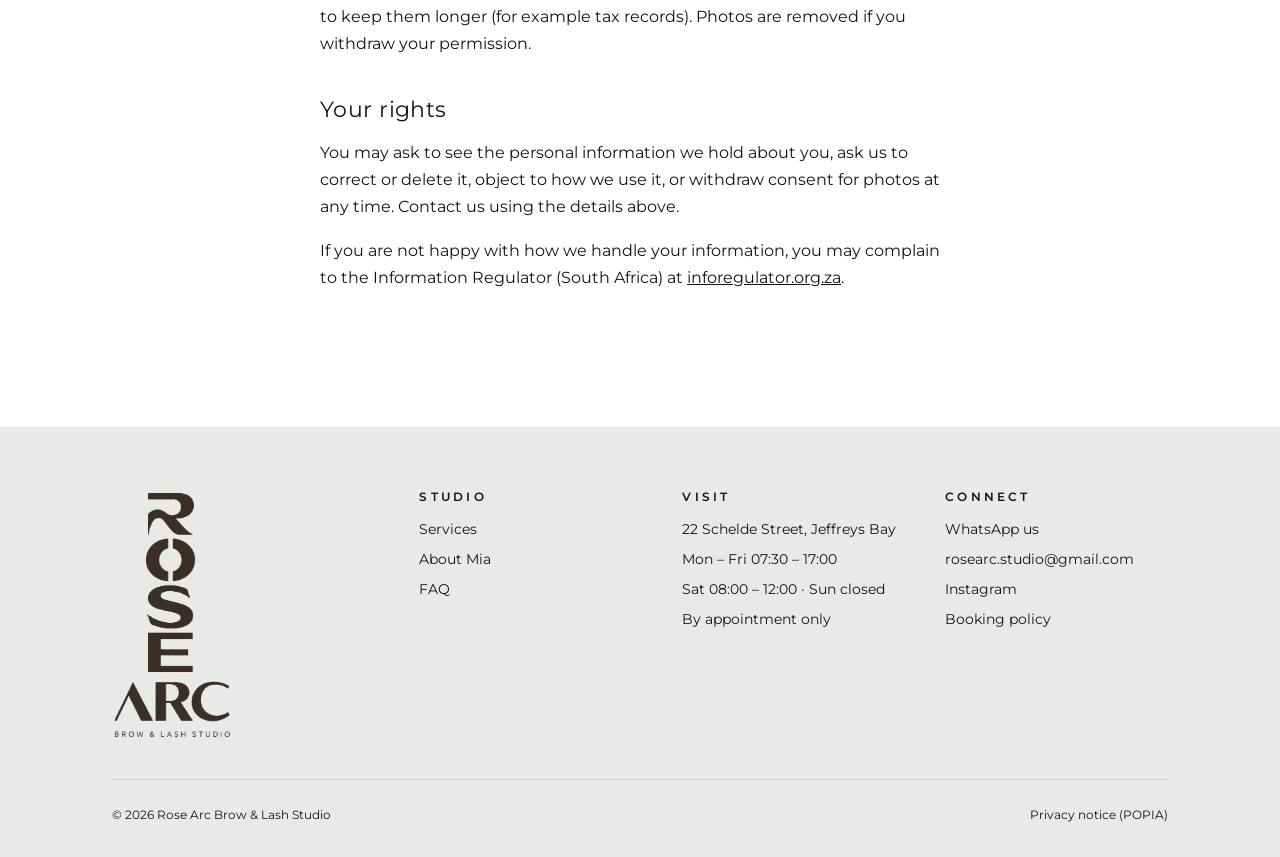
<file: public/privacy.html>
<!doctype html>
<html lang="en-ZA">
<head>
  <meta charset="utf-8">
  <meta name="viewport" content="width=device-width, initial-scale=1">
  <title>Privacy notice | Rose Arc Brow &amp; Lash Studio</title>
  <meta name="description" content="How Rose Arc Brow &amp; Lash Studio in Jeffreys Bay collects, uses and protects your personal information under POPIA.">
  <link rel="canonical" href="https://rosearc.co.za/privacy.html">
  <meta name="theme-color" content="#ffffff">
  <link rel="icon" type="image/png" href="assets/img/favicon.png">
  <link rel="apple-touch-icon" href="assets/img/apple-touch-icon.png">
  <link rel="stylesheet" href="css/styles.css?v=20261124b">
</head>
<body>
  <a class="skip-link" href="./#main">Skip to content</a>

  <header class="site-header" id="top">
    <div class="wrap">
      <a class="brand brow-mark" data-brow href="./" aria-label="Rose Arc Brow &amp; Lash Studio, home">
        <img src="assets/img/wordmark-dark.png" alt="Rose Arc" width="1013" height="143">
        <svg class="brow" viewBox="0 0 200 40" aria-hidden="true" focusable="false"><path class="brow__fill" d="M6 36C2 32 4 24 14 22C50 16 100 6 134 4C160 3 182 12 197 28C180 19 160 17 138 18C106 19 60 27 24 34.5C15 36.4 9 37.5 6 36Z"/><g class="brow__hairs"><path d="M20 32.1L26 22.6M26 29.8L31 20.8M32 30.5L38 21.0M38 28.2L43 19.1M44 28.9L50 19.3M51 26.2L56 17.1M58 26.5L64 17.0M65 23.8L70 14.8M72 24.1L78 14.6M79 21.3L84 12.4M86 21.5L92 12.3M93 18.9L98 10.2M100 19.3L106 10.2M107 17.1L112 8.2M114 17.8L120 8.3M121 15.8L126 6.5M128 16.7L134 6.8M135 15.0L140 5.4M142 16.3L148 6.0M149 14.6L154 5.5M156 15.9L162 7.0M163 14.9L168 7.5M170 17.0L176 10.0M176 17.0L181 11.5M182 20.0L188 15.0"/></g></svg>
      </a>
      <button class="nav-toggle" type="button" aria-controls="site-nav" aria-expanded="false">
        <span></span><span></span><span></span>
        <span class="visually-hidden">Menu</span>
      </button>
      <nav class="site-nav" id="site-nav" aria-label="Main">
        <ul>
          <li><a href="./#services">Services</a></li>
          <li><a href="./#about">About</a></li>
          <li><a href="./#faq">FAQ</a></li>
        </ul>
        <a class="btn" href="./#book">Book now</a>
      </nav>
    </div>
  </header>

  <main id="main">
    <section class="page-hero">
      <div class="wrap">
        <span class="eyebrow">POPIA</span>
        <h1>Privacy notice</h1>
      </div>
    </section>
    <section class="section">
      <div class="wrap prose">
        <p><em>Last updated: 24 November 2026</em></p>
        <p>Rose Arc Brow &amp; Lash Studio (“Rose Arc”, “we”) respects your privacy. This notice explains what personal information we collect, why, and your rights under the Protection of Personal Information Act, 2013 (POPIA).</p>

        <h2>Who is responsible</h2>
        <p>Rose Arc Brow &amp; Lash Studio, Jeffreys Bay, Eastern Cape. Information officer: Mia Rose. Contact: <a href="https://wa.me/27767972839">WhatsApp</a> or email <a href="mailto:rosearc.studio@gmail.com">rosearc.studio@gmail.com</a>.</p>

        <h2>What we collect</h2>
        <ul>
          <li>Your name and contact details (phone number, WhatsApp, Instagram handle or email) when you book or ask a question.</li>
          <li>Appointment details: the treatment you booked, dates and payment records.</li>
          <li>Information you choose to tell us that is needed to treat you safely, such as allergies, sensitivities or eye conditions, and patch test results.</li>
          <li>Before and after photos, only with your permission.</li>
        </ul>
        <p>This website does not use cookies, advertising trackers or forms. We use Cloudflare Web Analytics to count visits in an anonymous way (for example, which pages are viewed and whether a phone or computer was used). It does not use cookies and does not identify you. When you message us, that message is handled by Instagram or WhatsApp under their own privacy policies.</p>

        <h2>Why we use it</h2>
        <ul>
          <li>To book, confirm, reschedule and remind you about appointments.</li>
          <li>To carry out your treatment safely.</li>
          <li>To keep records we must keep by law, such as invoices.</li>
          <li>To share photos of our work on social media or this website, only if you have agreed.</li>
        </ul>
        <p>We do not sell your information or use it for unrelated marketing.</p>

        <h2>How long we keep it</h2>
        <p>We keep your contact and appointment details only for as long as we need them to look after you as a client, then delete them, unless the law requires us to keep them longer (for example tax records). Photos are removed if you withdraw your permission.</p>

        <h2>Your rights</h2>
        <p>You may ask to see the personal information we hold about you, ask us to correct or delete it, object to how we use it, or withdraw consent for photos at any time. Contact us using the details above.</p>
        <p>If you are not happy with how we handle your information, you may complain to the Information Regulator (South Africa) at <a href="https://inforegulator.org.za" target="_blank" rel="noopener">inforegulator.org.za</a>.</p>
      </div>
    </section>
  </main>

  <footer class="site-footer">
    <div class="wrap">
      <div>
        <img class="site-footer__logo" src="assets/img/logo-rose-arc-stacked-2.png" alt="Rose Arc Brow &amp; Lash Studio" width="1360" height="2812" loading="lazy">
      </div>
      <div>
        <h2>Studio</h2>
        <ul>
          <li><a href="./#services">Services</a></li>
          <li><a href="./#about">About Mia</a></li>
          <li><a href="./#faq">FAQ</a></li>
        </ul>
      </div>
      <div>
        <h2>Visit</h2>
        <ul>
          <li>22 Schelde Street, Jeffreys Bay</li>
          <li>Mon – Fri 07:30 – 17:00</li>
          <li>Sat 08:00 – 12:00 · Sun closed</li>
          <li>By appointment only</li>
        </ul>
      </div>
      <div>
        <h2>Connect</h2>
        <ul>
          <li><a href="https://wa.me/27767972839" target="_blank" rel="noopener">WhatsApp us</a></li>
          <li><a href="mailto:rosearc.studio@gmail.com">rosearc.studio@gmail.com</a></li>
          <li><a href="https://www.instagram.com/rosearc.studio/" target="_blank" rel="noopener">Instagram</a></li>
          <li><a href="./#policy">Booking policy</a></li>
        </ul>
      </div>
      <div class="site-footer__legal">
        <span>© <span data-year>2026</span> Rose Arc Brow &amp; Lash Studio</span>
        <a href="privacy.html">Privacy notice (POPIA)</a>
      </div>
    </div>
  </footer>

  <script src="js/main.js?v=20261124" defer></script>
</body>
</html>
</file>
<file: public/css/styles.css>
/* ==========================================================================
   Rose Arc Brow & Lash Studio — styles
   Mobile-first. All brand values live in the :root tokens below.
   ========================================================================== */

@font-face {
  font-family: "Montserrat";
  src: url("../assets/fonts/montserrat-var.woff") format("woff");
  font-weight: 200 700;
  font-style: normal;
  font-display: swap;
}
@font-face {
  font-family: "Lora";
  src: url("../assets/fonts/lora-italic-var.woff") format("woff");
  font-weight: 400 600;
  font-style: italic;
  font-display: swap;
}

:root {
  /* Brand colours: clean, cool neutrals (black, white, grey) with a brown accent */
  --stone: #e9e9e7;        /* cool light grey */
  --stone-soft: #f4f4f3;
  --ivory: #ffffff;        /* page background */
  --white: #ffffff;
  --espresso: #141414;     /* black: main text, buttons, dark bands */
  --espresso-soft: #5a5a5a;/* grey secondary text (AA on white and light grey) */
  --oak: #8a7465;          /* soft taupe brown, lines and decoration only */
  --oak-deep: #5f4a3c;     /* brown accent for small text (AA on white/grey) */
  --line: #e2e2e0;

  --font-sans: "Montserrat", system-ui, -apple-system, "Segoe UI", Roboto, sans-serif;
  --font-accent: "Lora", Georgia, "Times New Roman", serif;

  --radius: 2px;
  --wrap: 72rem;
  --gutter: clamp(1.25rem, 5vw, 3rem);
  --section: clamp(4rem, 10vw, 7.5rem);
}

*, *::before, *::after { box-sizing: border-box; }
html { -webkit-text-size-adjust: 100%; scroll-behavior: smooth; scroll-padding-top: 5rem; }
@media (prefers-reduced-motion: reduce) { html { scroll-behavior: auto; } *, *::before, *::after { transition: none !important; animation: none !important; } }

body {
  margin: 0;
  font-family: var(--font-sans);
  font-weight: 400;
  font-size: 1rem;
  line-height: 1.7;
  color: var(--espresso);
  background: var(--ivory);
  text-rendering: optimizeLegibility;
}
img { max-width: 100%; height: auto; display: block; }
a { color: inherit; }
p { margin: 0 0 1rem; }
h1, h2, h3 { font-weight: 400; line-height: 1.2; margin: 0 0 1rem; letter-spacing: 0.02em; }
:focus-visible { outline: 2px solid var(--oak-deep); outline-offset: 3px; }

.wrap { width: 100%; max-width: var(--wrap); margin-inline: auto; padding-inline: var(--gutter); }
.visually-hidden { position: absolute !important; width: 1px; height: 1px; overflow: hidden; clip: rect(0 0 0 0); white-space: nowrap; }
.skip-link { position: absolute; left: 1rem; top: -4rem; z-index: 100; background: var(--espresso); color: var(--white); padding: .75rem 1rem; text-decoration: none; }
.skip-link:focus { top: 1rem; }

/* Eyebrow / small caps labels echo the logo tagline */
.eyebrow {
  display: block;
  font-size: .75rem;
  font-weight: 500;
  letter-spacing: .32em;
  text-transform: uppercase;
  color: var(--oak-deep);
  margin-bottom: 1rem;
}
.accent { font-family: var(--font-accent); font-style: italic; font-weight: 400; }

/* Buttons ------------------------------------------------------------- */
.btn {
  display: inline-flex; align-items: center; justify-content: center; gap: .6rem;
  min-height: 3rem; padding: .85rem 1.6rem;
  font: 500 .8rem/1 var(--font-sans); letter-spacing: .2em; text-transform: uppercase;
  text-decoration: none; border: 1px solid var(--espresso); border-radius: var(--radius);
  background: var(--espresso); color: var(--white); cursor: pointer;
  transition: background .25s ease, color .25s ease, border-color .25s ease;
}
.btn:hover { background: var(--oak-deep); border-color: var(--oak-deep); }
.btn--ghost { background: transparent; color: var(--espresso); }
.btn--ghost:hover { background: var(--espresso); color: var(--white); border-color: var(--espresso); }
.btn svg { width: 1.1em; height: 1.1em; flex: none; }

/* Header -------------------------------------------------------------- */
.site-header {
  position: sticky; top: 0; z-index: 50;
  background: rgba(255, 255, 255, .94);
  backdrop-filter: saturate(140%) blur(8px);
  border-bottom: 1px solid transparent;
  transition: border-color .3s ease;
}
.site-header.is-scrolled { border-bottom-color: var(--line); }
.site-header .wrap { display: flex; align-items: center; justify-content: space-between; min-height: 4.5rem; gap: 1rem; }
.brand { display: block; line-height: 0; }
.brand img { width: clamp(8.5rem, 30vw, 11rem); height: auto; }

.nav-toggle {
  display: inline-flex; flex-direction: column; justify-content: center; gap: 6px;
  width: 3rem; height: 3rem; padding: .75rem; background: none; border: 0; cursor: pointer;
}
.nav-toggle span { display: block; height: 1.5px; background: var(--espresso); transition: transform .25s ease, opacity .25s ease; }
.nav-toggle[aria-expanded="true"] span:nth-child(1) { transform: translateY(7.5px) rotate(45deg); }
.nav-toggle[aria-expanded="true"] span:nth-child(2) { opacity: 0; }
.nav-toggle[aria-expanded="true"] span:nth-child(3) { transform: translateY(-7.5px) rotate(-45deg); }

.site-nav { display: none; }
.site-nav.is-open {
  display: block; position: absolute; inset: 100% 0 auto 0;
  background: var(--ivory); border-bottom: 1px solid var(--line);
  padding: 1rem var(--gutter) 2rem;
}
.site-nav ul { list-style: none; margin: 0; padding: 0; }
.site-nav a {
  display: block; padding: .9rem 0; text-decoration: none;
  font-size: .8rem; font-weight: 500; letter-spacing: .24em; text-transform: uppercase;
  border-bottom: 1px solid var(--line);
}
.site-nav .btn { display: flex; margin-top: 1.5rem; width: 100%; border-bottom: 1px solid var(--espresso); }

@media (min-width: 60rem) {
  .nav-toggle { display: none; }
  .site-nav, .site-nav.is-open { display: flex; position: static; padding: 0; background: none; border: 0; align-items: center; gap: 2rem; }
  .site-nav ul { display: flex; gap: 2rem; }
  .site-nav a { padding: .5rem 0; border: 0; font-size: .72rem; position: relative; }
  .site-nav ul a::after { content: ""; position: absolute; left: 0; right: 100%; bottom: .2rem; height: 1px; background: var(--oak); transition: right .3s ease; }
  .site-nav ul a:hover::after, .site-nav ul a[aria-current="page"]::after { right: 0; }
  .site-nav .btn { display: inline-flex; margin: 0; width: auto; padding: 0 1.3rem; min-height: 2.75rem; color: var(--white); }
}

/* Hero ---------------------------------------------------------------- */
.hero { background: var(--stone); position: relative; overflow: hidden; }
.hero .wrap { display: grid; gap: 3rem; padding-block: clamp(3.5rem, 9vw, 7rem); align-items: center; }
.hero__copy { position: relative; z-index: 1; max-width: 34rem; }
.hero h1 { font-size: clamp(2.4rem, 7vw, 3.9rem); margin-bottom: 1.25rem; letter-spacing: 0; }
.hero h1 .accent { display: block; color: var(--espresso); }
.hero__lead { font-size: clamp(1rem, 2.4vw, 1.125rem); color: var(--espresso); max-width: 30rem; margin-bottom: 2rem; }
.hero__actions { display: flex; flex-wrap: wrap; gap: .75rem; }
.hero__actions .btn--ghost { border-color: var(--espresso); }
.hero__logo { display: none; }
.hero__meta { margin-top: 2.25rem; display: flex; flex-wrap: wrap; gap: .5rem 1.5rem; font-size: .75rem; letter-spacing: .2em; text-transform: uppercase; font-weight: 500; }
.hero__meta span::before { content: "— "; color: var(--espresso-soft); }

@media (min-width: 52rem) {
  .hero .wrap { grid-template-columns: 1.5fr 1fr; min-height: min(82vh, 46rem); }
  .hero__logo { display: block; height: min(62vh, 26rem); width: auto; max-width: 100%; justify-self: end; margin-right: 6%; }
}

/* Sections ------------------------------------------------------------ */
.section { padding-block: var(--section); }
.section--stone { background: var(--stone-soft); }
.section--dark { background: var(--espresso); color: var(--ivory); }
.section--dark .eyebrow { color: #c4b2a5; }
.section__head { max-width: 40rem; margin-bottom: clamp(2.5rem, 6vw, 4rem); }
.section__head h2, .split h2 { font-size: clamp(1.9rem, 5vw, 2.9rem); }
.section__head p { color: var(--espresso-soft); }
.section--dark .section__head p { color: #d6d6d6; }

/* Services */
.services { display: grid; gap: 1px; background: var(--line); border: 1px solid var(--line); }
.service { background: var(--ivory); padding: clamp(1.75rem, 4vw, 2.5rem); display: flex; flex-direction: column; }
.service__num { font-family: var(--font-accent); font-style: italic; color: var(--oak); font-size: 1.25rem; margin-bottom: 1.25rem; }
.service h3 { font-size: 1.05rem; font-weight: 500; letter-spacing: .16em; text-transform: uppercase; margin-bottom: .75rem; }
.service p { color: var(--espresso-soft); font-size: .95rem; }
.service__foot { margin-top: auto; padding-top: 1.25rem; border-top: 1px solid var(--line); display: flex; justify-content: space-between; gap: 1rem; font-size: .8rem; letter-spacing: .1em; text-transform: uppercase; }
.price { font-weight: 600; color: var(--espresso); }
.price--tbc { font-weight: 500; color: var(--oak-deep); }
@media (min-width: 40rem) { .services { grid-template-columns: repeat(2, 1fr); } }
@media (min-width: 64rem) { .services { grid-template-columns: repeat(3, 1fr); } }

/* Split layouts (about, training) */
.split { display: grid; gap: clamp(2.5rem, 6vw, 5rem); align-items: center; }
.split__media { position: relative; }
.split__media picture, .split__media img { width: 100%; }
.split__logo { background: var(--espresso); padding: clamp(3rem, 10vw, 5rem); display: grid; place-items: center; }
.split__logo img { width: min(60%, 13rem); }
.split__media::after { content: ""; position: absolute; inset: 1.25rem -1.25rem -1.25rem 1.25rem; border: 1px solid #b9b9b6; z-index: -1; }
.split__media { isolation: isolate; margin-right: 1.25rem; }
.split p { color: var(--espresso-soft); }
.signature { font-family: var(--font-accent); font-style: italic; font-size: 1.6rem; color: var(--espresso); margin: 1.5rem 0 0; }
.ticks { list-style: none; padding: 0; margin: 1.5rem 0 2rem; display: grid; gap: .6rem; }
.ticks li { padding-left: 1.75rem; position: relative; }
.ticks li::before { content: ""; position: absolute; left: 0; top: .78em; width: 1rem; height: 1px; background: var(--oak); }
@media (min-width: 52rem) { .split { grid-template-columns: 1fr 1fr; } .split--reverse .split__media { order: 2; } }

/* Steps (what to expect) */
.steps { list-style: none; padding: 0; margin: 0; display: grid; gap: 2rem; counter-reset: step; }
.steps li { counter-increment: step; border-top: 1px solid rgba(255, 255, 255, .2); padding-top: 1.5rem; }
.steps li::before { content: "0" counter(step); display: block; font-family: var(--font-accent); font-style: italic; font-size: 1.5rem; color: #c4b2a5; margin-bottom: .5rem; }
.steps h3 { font-size: .95rem; font-weight: 500; letter-spacing: .16em; text-transform: uppercase; }
.steps p { color: #d6d6d6; font-size: .95rem; margin: 0; }
@media (min-width: 48rem) { .steps { grid-template-columns: repeat(2, 1fr); } }
@media (min-width: 64rem) { .steps { grid-template-columns: repeat(4, 1fr); } }

/* FAQ */
.faq { max-width: 48rem; }
.faq details { border-bottom: 1px solid var(--line); }
.faq summary {
  list-style: none; cursor: pointer; padding: 1.4rem 2.5rem 1.4rem 0; position: relative;
  font-weight: 500; font-size: 1rem;
}
.faq summary::-webkit-details-marker { display: none; }
.faq summary::after { content: "+"; position: absolute; right: .25rem; top: 50%; transform: translateY(-50%); font-weight: 300; font-size: 1.5rem; color: var(--oak-deep); transition: transform .25s ease; }
.faq details[open] summary::after { transform: translateY(-50%) rotate(45deg); }
.faq details p { color: var(--espresso-soft); padding-bottom: 1.25rem; margin: 0; }

/* Booking / contact */
.book { text-align: center; }
.book .section__head { margin-inline: auto; }
.book__grid { display: grid; gap: 1px; background: var(--line); border: 1px solid var(--line); text-align: left; margin-top: 3rem; }
.book__item { background: var(--ivory); padding: 1.75rem; }
.book__item h3 { font-size: .75rem; font-weight: 500; letter-spacing: .28em; text-transform: uppercase; color: var(--oak-deep); margin-bottom: .6rem; }
.book__item p, .book__item a { margin: 0; font-size: 1rem; }
.book__item a { text-decoration-color: var(--oak); text-underline-offset: 4px; }
.book__actions { display: flex; flex-wrap: wrap; justify-content: center; gap: .75rem; }
@media (min-width: 48rem) { .book__grid { grid-template-columns: repeat(3, 1fr); } }

.tbc { color: var(--oak-deep); font-style: italic; }

/* Footer -------------------------------------------------------------- */
.site-footer { background: var(--stone); padding-block: 4rem 2rem; font-size: .9rem; }
.site-footer .wrap { display: grid; gap: 2.5rem; }
.site-footer__logo { width: 7.5rem; }
.site-footer h2 { font-size: .72rem; font-weight: 600; letter-spacing: .28em; text-transform: uppercase; margin-bottom: .75rem; }
.site-footer ul { list-style: none; margin: 0; padding: 0; display: grid; gap: .35rem; }
.site-footer a { text-decoration: none; }
.site-footer a:hover { text-decoration: underline; text-underline-offset: 4px; }
.site-footer__legal { border-top: 1px solid rgba(20, 20, 20, .15); padding-top: 1.5rem; display: flex; flex-wrap: wrap; justify-content: space-between; gap: .5rem 1.5rem; font-size: .78rem; }
@media (min-width: 52rem) { .site-footer .wrap { grid-template-columns: 1.2fr 1fr 1fr 1fr; } .site-footer__legal { grid-column: 1 / -1; } }

/* Simple content pages (privacy, 404) */
.page-hero { background: var(--stone); padding-block: clamp(3rem, 8vw, 5rem); }
.page-hero h1 { font-size: clamp(2.2rem, 6vw, 3.4rem); margin: 0; }
.prose { max-width: 46rem; }
.prose h2 { font-size: 1.35rem; margin-top: 2.5rem; }
.prose ul { padding-left: 1.2rem; }
.prose li { margin-bottom: .4rem; }

/* Floating WhatsApp button (mobile) */
.float-book {
  position: fixed; right: 1rem; bottom: 1rem; z-index: 40;
  display: inline-flex; align-items: center; justify-content: center;
  width: 3.5rem; height: 3.5rem; border-radius: 50%;
  background: var(--espresso); color: var(--white);
  box-shadow: 0 6px 20px rgba(20, 20, 20, .25);
}
.float-book svg { width: 1.5rem; height: 1.5rem; }
@media (min-width: 60rem) { .float-book { display: none; } }

/* Price menus (The Brow Edit / The Lash Edit) */
.menus { display: grid; gap: clamp(3rem, 6vw, 4.5rem); }
.menu__title { font-size: clamp(1.6rem, 4vw, 2.1rem); letter-spacing: .04em; padding-bottom: 1rem; border-bottom: 1px solid var(--espresso); margin-bottom: .5rem; }
.menu__title .accent { color: var(--oak-deep); font-size: .8em; margin-right: .15em; }
.menu__list { list-style: none; margin: 0; padding: 0; }
.menu__item { padding: 1.35rem 0; border-bottom: 1px solid var(--line); }
.menu__row { display: flex; align-items: baseline; gap: .75rem; margin-bottom: .4rem; }
.menu__row h4 { margin: 0; font-size: .92rem; font-weight: 600; letter-spacing: .1em; text-transform: uppercase; }
.menu__row::after { content: none; }
.menu__row h4 + .menu__price { margin-left: auto; }
.menu__row { position: relative; }
.menu__price { font-family: var(--font-accent); font-style: italic; font-size: 1.35rem; color: var(--espresso); white-space: nowrap; }
.menu__item p { margin: 0; color: var(--espresso-soft); font-size: .95rem; max-width: 34rem; }
.menu__note { margin-top: 2rem; padding: 1.5rem 1.75rem; background: var(--stone-soft); }
.menu__note h4 { margin: 0 0 .4rem; font-size: .75rem; font-weight: 600; letter-spacing: .28em; text-transform: uppercase; color: var(--oak-deep); }
.menu__note p { margin: 0; color: var(--espresso-soft); }
.menu__note a { color: var(--espresso); text-underline-offset: 4px; }
.menu__small { margin: 2.5rem 0 0; font-size: .82rem; color: var(--espresso-soft); }
@media (min-width: 60rem) {
  .menus { grid-template-columns: 1.15fr 1fr; align-items: start; }
  .menu__row { display: grid; grid-template-columns: auto 1fr auto; }
  .menu__row::after { content: ""; grid-column: 2; grid-row: 1; border-bottom: 1px dotted var(--oak); transform: translateY(-.35em); }
  .menu__row h4 { grid-column: 1; }
  .menu__price { grid-column: 3; }
}

/* Results: before / after pairs and studio videos */
.results { display: grid; gap: clamp(2rem, 5vw, 3rem); }
.result { margin: 0; }
.result__pair { display: grid; grid-template-columns: 1fr 1fr; gap: 4px; }
.result__shot { position: relative; background: var(--stone); }
.result__shot img { width: 100%; aspect-ratio: 4 / 5; object-fit: cover; }
.result__tag {
  position: absolute; left: .6rem; top: .6rem;
  background: rgba(255, 255, 255, .92); color: var(--espresso);
  padding: .3rem .6rem; font-size: .65rem; font-weight: 600; letter-spacing: .22em; text-transform: uppercase;
}
.result__tag--after { background: var(--espresso); color: var(--white); }
.result figcaption, .reel figcaption { padding-top: .9rem; font-size: .9rem; color: var(--espresso-soft); }
.result figcaption strong, .reel figcaption strong { display: block; color: var(--espresso); font-size: .78rem; font-weight: 600; letter-spacing: .18em; text-transform: uppercase; margin-bottom: .2rem; }
@media (min-width: 52rem) { .results { grid-template-columns: repeat(2, 1fr); } }

.reels {
  display: grid; grid-auto-flow: column; grid-auto-columns: minmax(10.5rem, 42%);
  gap: 1rem; margin-top: clamp(3rem, 7vw, 4.5rem);
  overflow-x: auto; scroll-snap-type: x mandatory; padding-bottom: .75rem;
  -webkit-overflow-scrolling: touch;
}
.reel { margin: 0; scroll-snap-align: start; min-width: 0; }
.reel video { display: block; width: 100%; height: auto; aspect-ratio: 432 / 768; object-fit: cover; background: var(--espresso); }
.reel figcaption { font-size: .82rem; }
@media (min-width: 64rem) { .reels { grid-auto-flow: row; grid-template-columns: repeat(5, minmax(0, 1fr)); overflow: visible; } }

.split__media picture img { aspect-ratio: 4 / 5; object-fit: cover; }

/* Booking policy */
.policy { display: grid; gap: 2rem; margin-top: 3rem; padding: clamp(1.75rem, 4vw, 2.5rem); background: var(--stone-soft); text-align: left; }
.policy h3 { font-size: .75rem; font-weight: 600; letter-spacing: .28em; text-transform: uppercase; color: var(--oak-deep); margin-bottom: .75rem; }
.policy p, .policy li { color: var(--espresso-soft); font-size: .95rem; }
.policy p { margin: 0; }
.policy ul { margin: 0; padding-left: 1.1rem; display: grid; gap: .6rem; }
.policy strong { color: var(--espresso); font-weight: 600; }
.policy__why { margin-top: 1rem !important; font-size: .85rem !important; }
@media (min-width: 52rem) { .policy { grid-template-columns: 1fr 2fr; gap: 3rem; } }
.faq details p a { color: var(--espresso); text-underline-offset: 4px; }

/* Brow effect: a brow "drawn" over the logo on hover / tap */
.brow-mark { position: relative; display: inline-block; line-height: 0; cursor: pointer; -webkit-tap-highlight-color: transparent; }
.brow-mark > img { display: block; }
.brow {
  position: absolute; left: 62%; bottom: calc(100% + .2rem);
  width: 38%; height: auto;
  overflow: visible; pointer-events: none;
  clip-path: inset(0 100% 0 0);
  transition: clip-path .75s cubic-bezier(.65, 0, .25, 1);
}
.brow__fill { fill: var(--oak-deep); }
.brow__hairs path { fill: none; stroke: rgba(255, 255, 255, .4); stroke-width: .8; stroke-linecap: round; }
.brow__hairs { opacity: 0; transition: opacity .4s ease .55s; }
.brow-mark.is-brow .brow { clip-path: inset(0 0 0 0); }
.brow-mark.is-brow .brow__hairs { opacity: 1; }
.site-header .wrap { overflow: visible; }

/* Opening hours */
.hours { border-collapse: collapse; margin: 0 0 .5rem; font-size: .95rem; }
.hours th { text-align: left; font-weight: 500; padding: .15rem 1.25rem .15rem 0; white-space: nowrap; }
.hours td { padding: .15rem 0; white-space: nowrap; font-variant-numeric: tabular-nums; }
.hours__note { font-size: .85rem; color: var(--espresso-soft); }
.menu__fine { margin-top: .4rem !important; font-size: .85rem !important; font-style: italic; }
.menu__item .menu__lead { color: var(--espresso); font-weight: 500; margin-bottom: .35rem; }
.menu__item .menu__meta { margin-top: .5rem; font-size: .78rem; font-weight: 600; letter-spacing: .14em; text-transform: uppercase; color: var(--oak-deep); }
.menu__item p + p { margin-top: .35rem; }
.menu__note ul { margin: .5rem 0 0; padding-left: 1.1rem; color: var(--espresso-soft); font-size: .92rem; display: grid; gap: .35rem; }
.menu__note strong { color: var(--espresso); }
.menu__note p + ul { margin-top: .5rem; }
</file>
